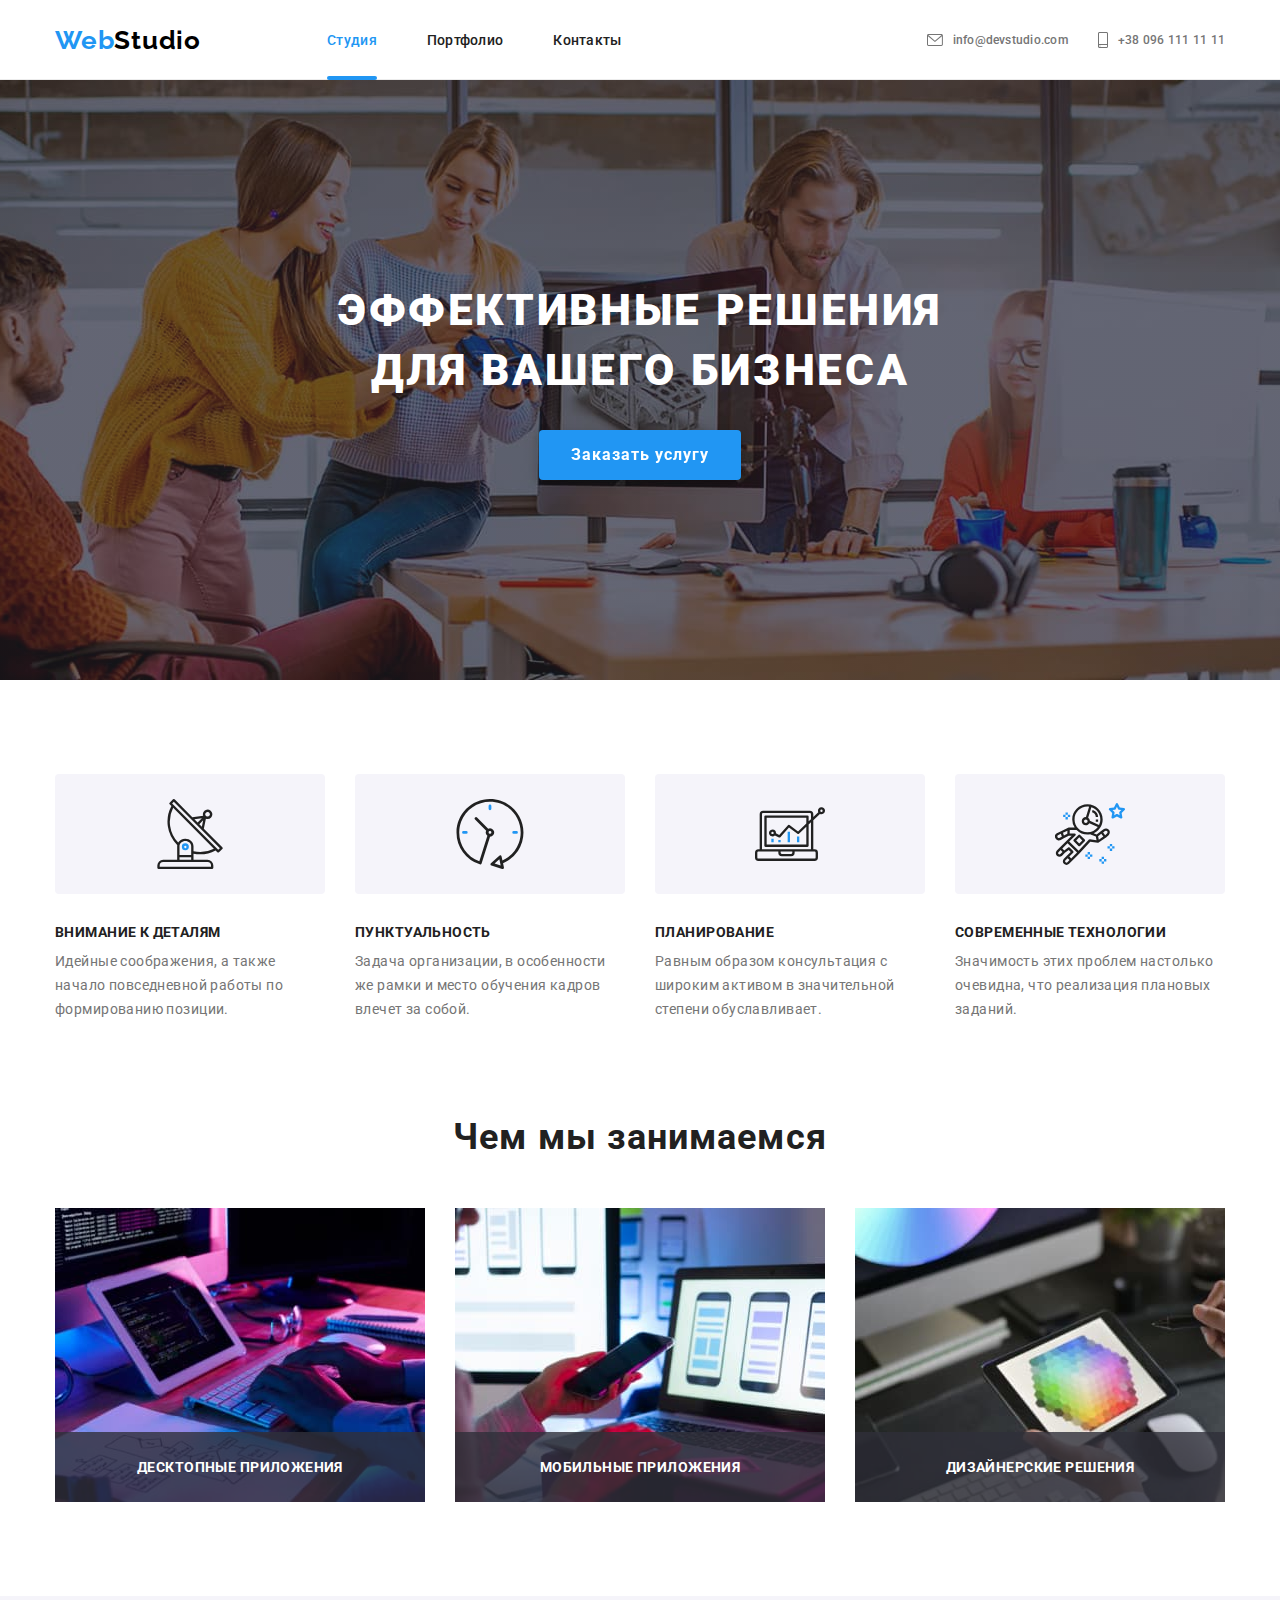
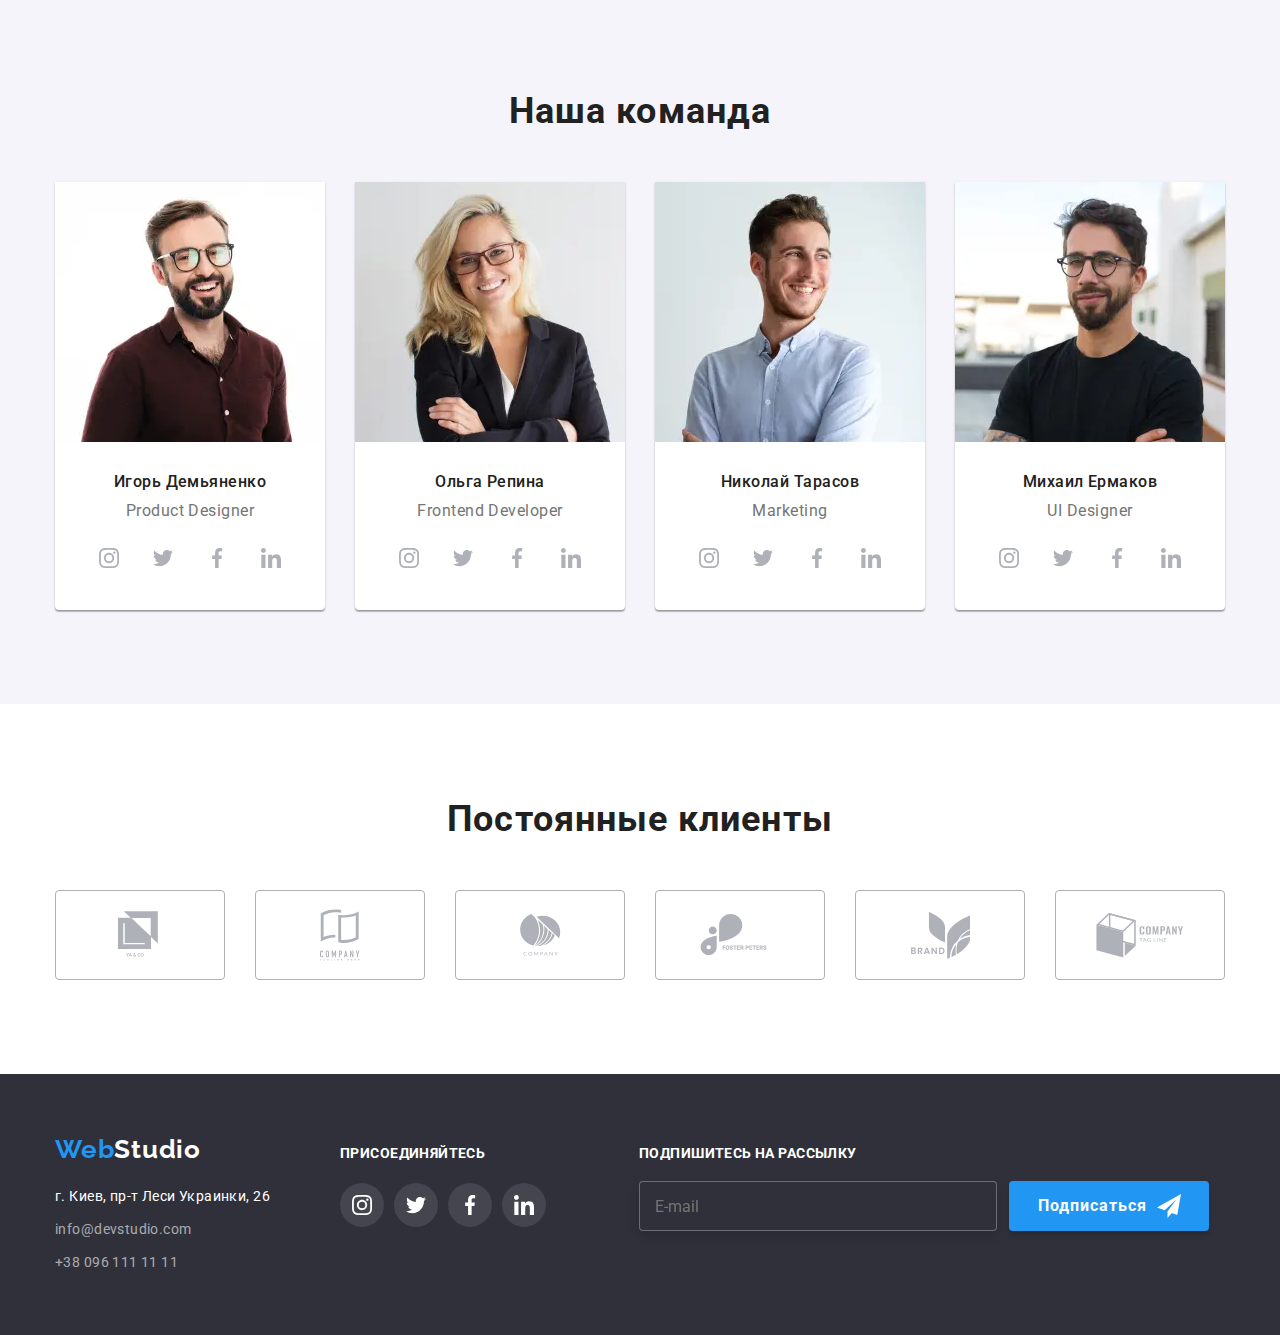
<file: index.html>
<!DOCTYPE html>
<html lang="ru">

<head>
  <meta charset="UTF-8" />
  <meta name="viewport" content="width=device-width, initial-scale=1.0" />
  <title>WebStudio</title>
  <link rel="stylesheet" href="https://cdnjs.cloudflare.com/ajax/libs/modern-normalize/1.0.0/modern-normalize.css" />
  <link href="https://fonts.googleapis.com/css2?family=Raleway:wght@700&family=Roboto:wght@400;500;700;900&display=swap"
    rel="stylesheet" />
  <link rel="stylesheet" href="./css/main.min.css">

</head>

<body>
  <header>
    <div class="header-wrapper">
      <div class="container header">
        <nav class="site-nav">
          <a class="logo link" href="./index.html" lang="en">Web<span class="logo-in-header">Studio</span></a>
          <button class="menu-button" type="button" aria-controls="menu-container" aria-expanded="false"
            aria-label="Переключатель мобильного меню" data-menu-button>
            <svg width="40" height="40">
              <use class="icon-cross" href="./image/symbol-defs-opt.svg#burger-menu-close"></use>
              <use class="icon-menu" href="./image/symbol-defs-opt.svg#burger-menu"></use>
            </svg>
          </button>
          <div class="menu-container" id="menu-container" data-menu>
            <ul class="list nav-list">
              <li class="nav-list__item">
                <a class="navigation-link link current" href="./index.html">Студия</a>
              </li>
              <li class="nav-list__item">
                <a class="navigation-link link" href="./portfolio.html">Портфолио</a>
              </li>
              <li class="nav-list__item">
                <a class="navigation-link link" href="...">Контакты</a>
              </li>
            </ul>
            <ul class="list header-contacts-list">
              <li class="header-contacts-item">
                <a class="header-contacts mail link" href="mailto:info@devstudio.com"><svg class="icon-mail"
                    width="16px" height="12px">
                    <use href="./image/symbol-defs-opt.svg#mail"></use>
                  </svg>info@devstudio.com</a>
              </li>
              <li class="header-contacts-item">
                <a class="header-contacts smartphone link" href="tel:+380961111111"><svg class="icon-smartphone"
                    width="10px" height="16px">
                    <use href="./image/symbol-defs-opt.svg#smartphone"></use>
                  </svg>+38 096 111 11 11</a>
              </li>
            </ul>
          </div>
        </nav>
      </div>
    </div>
  </header>
  <main>
    <!--Hero-->
    <section class="hero-section">
      <h1 class="hero">
        Эффективные решения <br />
        для вашего бизнеса
      </h1>
      <button class="button order" type="button" data-modal-open>Заказать услугу</button>
    </section>
    <!--List of benefits-->
    <section class="benefits-section">
      <div class="container">
        <h2 class="visually-hidden">Список преимуществ</h2>
        <ul class="list benefits-list">
          <li class="benefits-items antenna">
            <div class="benefits-icon-bg">
              <svg class="benefits-icon">
                <use href="./image/symbol-defs-opt.svg#antenna"></use>
              </svg>
            </div>
            <h3 class="benefits-title">Внимание к деталям</h3>
            <p class="benefits-description">
              Идейные соображения, а также начало повседневной работы по
              формированию позиции.
            </p>
          </li>
          <li class="benefits-items clock">
            <div class="benefits-icon-bg">
              <svg class="benefits-icon">
                <use href="./image/symbol-defs-opt.svg#clock"></use>
              </svg>
            </div>
            <h3 class="benefits-title">Пунктуальность</h3>
            <p class="benefits-description">
              Задача организации, в особенности же рамки и место обучения
              кадров влечет за собой.
            </p>
          </li>
          <li class="benefits-items diagram">
            <div class="benefits-icon-bg">
              <svg class="benefits-icon">
                <use href="./image/symbol-defs-opt.svg#diagram"></use>
              </svg>
            </div>
            <h3 class="benefits-title">Планирование</h3>
            <p class="benefits-description">
              Равным образом консультация с широким активом в значительной
              степени обуславливает.
            </p>
          </li>
          <li class="benefits-items astronaut">
            <div class="benefits-icon-bg">
              <svg class="benefits-icon">
                <use href="./image/symbol-defs-opt.svg#astronaut"></use>
              </svg>
            </div>
            <h3 class="benefits-title">Современные технологии</h3>
            <p class="benefits-description">
              Значимость этих проблем настолько очевидна, что реализация
              плановых заданий.
            </p>
          </li>
        </ul>
      </div>
    </section>
    <!--Services-->
    <section class="services-section">
      <div class="container">
        <h2 class="services-title">Чем мы занимаемся</h2>
        <ul class="list services-list">
          <li class="services-item">
            <picture>
              <source srcset="./image/services/service1-370.jpg 1x, ./image/services/service1-370@2x.jpg 2x">
              <img src="./image/services/service1-370.jpg" alt="Десктопные приложения" width="370" height="294" />
            </picture>
            <b class="servises-description">ДЕСКТОПНЫЕ ПРИЛОЖЕНИЯ</b>
          </li>
          <li class="services-item">
            <picture>
              <source srcset="./image/services/service2-370.jpg 1x, ./image/services/service2-370@2x.jpg 2x">
              <img src="./image/services/service2-370.jpg" alt="Мобильные приложения" width="370" height="294" />
            </picture>
            <b class="servises-description">МОБИЛЬНЫЕ ПРИЛОЖЕНИЯ</b>
          </li>
          <li class="services-item">
            <picture>
              <source srcset="./image/services/service3-370.jpg 1x, ./image/services/service3-370@2x.jpg 2x">
              <img src="./image/services/service3-370.jpg" alt="Дизайнерские решения" width="370" height="294" />
            </picture>
            <b class="servises-description">ДИЗАЙНЕРСКИЕ РЕШЕНИЯ</b>
          </li>
        </ul>
      </div>
    </section>
    <!--Our team-->
    <section class="team-section">
      <div class="container">
        <h2 class="team-title">Наша команда</h2>
        <ul class="list team-list">
          <li class="team-item">
            <picture>
              <source srcset="./image/team/team1-270.webp 1x, ./image/team/team1-270@2x.webp 2x" type="image/webp"
                media="(min-width: 1200px)">
              <source srcset="./image/team/team1-270.jpg 1x, ./image/team/team1-270@2x.jpg 2x"
                media="(min-width: 1200px)">
              <source srcset="./image/team/team1-354.webp 1x, ./image/team/team1-354@2x.webp 2x" type="image/webp"
                media="(min-width: 768px)">
              <source srcset="./image/team/team1-354.jpg 1x, ./image/team/team1-354@2x.jpg 2x"
                media="(min-width: 768px)">
              <source srcset="./image/team/team1-450.webp 1x, ./image/team/team1-450@2x.webp 2x" type="image/webp"
                media="(min-width: 320px)">
              <source srcset="./image/team/team1-450.jpg 1x, ./image/team/team1-450@2x.jpg 2x"
                media="(min-width: 320px)">
              <img class="team-img" src="./image/team/team1-450.jpg" alt="фотография Игоря Демьяненко" />
            </picture>
            <div class="team-description">
              <h3 class="employee">Игорь Демьяненко</h3>
              <p class="position" lang="en">Product Designer</p>
              <ul class="social-list list">
                <li class="social-item">
                  <a class="social-link" href=""><svg class="social-icon">
                      <use href="./image/symbol-defs-opt.svg#instagram"></use>
                    </svg></a>
                </li>
                <li class="social-item">
                  <a class="social-link" href=""><svg class="social-icon">
                      <use href="./image/symbol-defs-opt.svg#twitter"></use>
                    </svg></a>
                </li>
                <li class="social-item">
                  <a class="social-link" href=""><svg class="social-icon">
                      <use href="./image/symbol-defs-opt.svg#facebook"></use>
                    </svg></a>
                </li>
                <li class="social-item">
                  <a class="social-link" href=""><svg class="social-icon">
                      <use href="./image/symbol-defs-opt.svg#linkedin"></use>
                    </svg></a>
                </li>
              </ul>
            </div>
          </li>
          <li class="team-item">
            <picture>
              <source srcset="./image/team/team2-270.webp 1x, ./image/team/team2-270@2x.webp 2x" type="image/webp"
                media="(min-width: 1200px)">
              <source srcset="./image/team/team2-270.jpg 1x, ./image/team/team2-270@2x.jpg 2x"
                media="(min-width: 1200px)">
              <source srcset="./image/team/team2-354.webp 1x, ./image/team/team2-354@2x.webp 2x" type="image/webp"
                media="(min-width: 768px)">
              <source srcset="./image/team/team2-354.jpg 1x, ./image/team/team2-354@2x.jpg 2x"
                media="(min-width: 768px)">
              <source srcset="./image/team/team2-450.webp 1x, ./image/team/team2-450@2x.webp 2x" type="image/webp"
                media="(min-width: 320px)">
              <source srcset="./image/team/team2-450.jpg 1x, ./image/team/team2-450@2x.jpg 2x"
                media="(min-width: 320px)">
              <img class="team-img" src="./image/team/team2-450.jpg" alt="фотография Ольги Репиной" />
            </picture>

            <div class="team-description">
              <h3 class="employee">Ольга Репина</h3>
              <p class="position" lang="en">Frontend Developer</p>
              <ul class="social-list list">
                <li class="social-item">
                  <a class="social-link" href=""><svg class="social-icon">
                      <use href="./image/symbol-defs-opt.svg#instagram"></use>
                    </svg></a>
                </li>
                <li class="social-item">
                  <a class="social-link" href=""><svg class="social-icon">
                      <use href="./image/symbol-defs-opt.svg#twitter"></use>
                    </svg></a>
                </li>
                <li class="social-item">
                  <a class="social-link" href=""><svg class="social-icon">
                      <use href="./image/symbol-defs-opt.svg#facebook"></use>
                    </svg></a>
                </li>
                <li class="social-item">
                  <a class="social-link" href=""><svg class="social-icon">
                      <use href="./image/symbol-defs-opt.svg#linkedin"></use>
                    </svg></a>
                </li>
              </ul>
            </div>
          </li>
          <li class="team-item">
            <picture>
              <source srcset="./image/team/team3-270.webp 1x, ./image/team/team3-270@2x.webp 2x" type="image/webp"
                media="(min-width: 1200px)">
              <source srcset="./image/team/team3-270.jpg 1x, ./image/team/team3-270@2x.jpg 2x"
                media="(min-width: 1200px)">
              <source srcset="./image/team/team3-354.webp 1x, ./image/team/team3-354@2x.webp 2x" type="image/webp"
                media="(min-width: 768px)">
              <source srcset="./image/team/team3-354.jpg 1x, ./image/team/team3-354@2x.jpg 2x"
                media="(min-width: 768px)">
              <source srcset="./image/team/team3-450.webp 1x, ./image/team/team3-450@2x.webp 2x" type="image/webp"
                media="(min-width: 320px)">
              <source srcset="./image/team/team3-450.jpg 1x, ./image/team/team3-450@2x.jpg 2x"
                media="(min-width: 320px)">
              <img class="team-img" src="./image/team/team3-450.jpg" alt="фотография Николая Тарасова" />
            </picture>


            <div class="team-description">
              <h3 class="employee">Николай Тарасов</h3>
              <p class="position" lang="en">Marketing</p>
              <ul class="social-list list">
                <li class="social-item">
                  <a class="social-link" href=""><svg class="social-icon">
                      <use href="./image/symbol-defs-opt.svg#instagram"></use>
                    </svg></a>
                </li>
                <li class="social-item">
                  <a class="social-link" href=""><svg class="social-icon">
                      <use href="./image/symbol-defs-opt.svg#twitter"></use>
                    </svg></a>
                </li>
                <li class="social-item">
                  <a class="social-link" href=""><svg class="social-icon">
                      <use href="./image/symbol-defs-opt.svg#facebook"></use>
                    </svg></a>
                </li>
                <li class="social-item">
                  <a class="social-link" href=""><svg class="social-icon">
                      <use href="./image/symbol-defs-opt.svg#linkedin"></use>
                    </svg></a>
                </li>
              </ul>
            </div>
          </li>
          <li class="team-item">
            <picture>
              <source srcset="./image/team/team4-270.webp 1x, ./image/team/team4-270@2x.webp 2x" type="image/webp"
                media="(min-width: 1200px)">
              <source srcset="./image/team/team4-270.jpg 1x, ./image/team/team4-270@2x.jpg 2x"
                media="(min-width: 1200px)">
              <source srcset="./image/team/team4-354.webp 1x, ./image/team/team4-354@2x.webp 2x" type="image/webp"
                media="(min-width: 768px)">
              <source srcset="./image/team/team4-354.jpg 1x, ./image/team/team4-354@2x.jpg 2x"
                media="(min-width: 768px)">
              <source srcset="./image/team/team4-450.webp 1x, ./image/team/team4-450@2x.webp 2x" type="image/webp"
                media="(min-width: 320px)">
              <source srcset="./image/team/team4-450.jpg 1x, ./image/team/team4-450@2x.jpg 2x"
                media="(min-width: 320px)">
              <img class="team-img" src="./image/team/team4-450.jpg" alt="фотография Михаила Ермакова" />
            </picture>
            <div class="team-description">
              <h3 class="employee">Михаил Ермаков</h3>
              <p class="position" lang="en">UI Designer</p>
              <ul class="social-list list">
                <li class="social-item">
                  <a class="social-link" href=""><svg class="social-icon">
                      <use href="./image/symbol-defs-opt.svg#instagram"></use>
                    </svg></a>
                </li>
                <li class="social-item">
                  <a class="social-link" href=""><svg class="social-icon">
                      <use href="./image/symbol-defs-opt.svg#twitter"></use>
                    </svg></a>
                </li>
                <li class="social-item">
                  <a class="social-link" href=""><svg class="social-icon">
                      <use href="./image/symbol-defs-opt.svg#facebook"></use>
                    </svg></a>
                </li>
                <li class="social-item">
                  <a class="social-link" href=""><svg class="social-icon">
                      <use href="./image/symbol-defs-opt.svg#linkedin"></use>
                    </svg></a>
                </li>
              </ul>
            </div>
          </li>
        </ul>
      </div>
    </section>
    <!--Our clients-->
    <section class="clients-section">
      <div class="container">
        <h2 class="clients-title">Постоянные клиенты</h2>
        <ul class="clients-list list">
          <li class="clients-item"><a class="clients-link" href=""><svg class="client-icon" width="44" height="49">
                <use href="./image/symbol-defs-opt.svg#logo-1"></use>
              </svg></a></li>
          <li class="clients-item"><a class="clients-link" href=""><svg class="client-icon" width="40" height="52">
                <use href="./image/symbol-defs-opt.svg#logo-2"></use>
              </svg></a></li>
          <li class="clients-item"><a class="clients-link" href=""><svg class="client-icon" width="41" height="42">
                <use href="./image/symbol-defs-opt.svg#logo-3"></use>
              </svg></a></li>
          <li class="clients-item"><a class="clients-link" href=""><svg class="client-icon" width="80" height="42">
                <use href="./image/symbol-defs-opt.svg#logo-4"></use>
              </svg></a></li>
          <li class="clients-item"><a class="clients-link" href=""><svg class="client-icon" width=59 height="47">
                <use href="./image/symbol-defs-opt.svg#logo-5"></use>
              </svg></a></li>
          <li class="clients-item"><a class="clients-link" href=""><svg class="client-icon" width="88" height="45">
                <use href="./image/symbol-defs-opt.svg#logo-6"></use>
              </svg></a></li>
        </ul>
      </div>
    </section>
  </main>
  <!--Footer-->
  <footer class="footer">
    <div class="container footer-container">
      <div class="footer-wraper">
        <div class="footer-adress-container">
          <a class="logo link" href="./index.html" lang="en">Web<span class="logo-in-footer">Studio</span></a>
          <address class="adress">
            <p class="company-adress">г. Киев, пр-т Леси Украинки, 26</p>
            <a class="footer-contacts link" href="mailto:info@devstudio.com">info@devstudio.com</a>
            <a class="footer-contacts link" href="tel:+380961111111">+38 096 111 11 11</a>
          </address>
        </div>
        <div class="footer-social-container">
          <b class="join">Присоединяйтесь</b>
          <ul class="footer-social-list list">
            <li class="social-item">
              <a class="social-link infooter" href=""><svg class="social-icon">
                  <use href="./image/symbol-defs-opt.svg#instagram"></use>
                </svg></a>
            </li>
            <li class="social-item">
              <a class="social-link infooter" href=""><svg class="social-icon">
                  <use href="./image/symbol-defs-opt.svg#twitter"></use>
                </svg></a>
            </li>
            <li class="social-item">
              <a class="social-link infooter" href=""><svg class="social-icon">
                  <use href="./image/symbol-defs-opt.svg#facebook"></use>
                </svg></a>
            </li>
            <li class="social-item">
              <a class="social-link infooter" href=""><svg class="social-icon">
                  <use href="./image/symbol-defs-opt.svg#linkedin"></use>
                </svg></a>
            </li>
          </ul>
        </div>
      </div>
      <form class="footer-form">
        <b class="subscripe-capture">Подпишитесь на рассылку</b>
        <div class="input-container">
          <input type="email" placeholder="E-mail" class="subscripe-input">
          <button type="submit" class="subcripe-button button">
            Подписаться<svg class="send-icon" width="24px" height="24px">
              <use href="./image/symbol-defs-opt.svg#icon-send"></use>
            </svg></button></div>
      </form>
    </div>
  </footer>
  <!--Modal-->
  <div class="backdrop is-hidden" data-modal>
    <div class="modal">
      <button type="button" class="close-button" data-modal-close>
        <svg class="close-icon" width="18px" height="18px">
          <use href=./image/symbol-defs-opt.svg#close-black-18dp></use>
        </svg>
      </button>
      <b class="contact-form-capture">Оставьте свои данные, мы вам перезвоним</b>
      <form class="contact-form">
        <!--Name-->
        <label class="input-label">
          <span class="input-capture">Имя</span>
          <span class="input-wraper">
            <input type="text" name="name" minlength="2" class="input-field">
            <svg width="18px" height="18px" class="contact-form-icon">
              <use href=./image/symbol-defs-opt.svg#person-black-18dp></use>
            </svg>
          </span>
        </label>
        <!--Tel-->
        <label class="input-label">
          <span class="input-capture">Телефон</span>
          <span class="input-wraper"><input type="tel" name="tel" class="input-field">
            <svg width="18px" height="18px" class="contact-form-icon">
              <use href=./image/symbol-defs-opt.svg#phone-black-18dp></use>
            </svg></span>
        </label>
        <!--Email-->
        <label class="input-label">
          <span class="input-capture">Почта</span>
          <span class="input-wraper"><input type="email" name="email" class="input-field">
            <svg width="18px" height="18px" class="contact-form-icon">
              <use href=./image/symbol-defs-opt.svg#email-black-18dp></use>
            </svg></span>
        </label>
        <!--Comment-->
        <div class="comment-wraper">
          <span class="input-capture">Комментарий</span>
          <textarea name="comment" rows="5" placeholder="Введите текст" class="comment-field"></textarea>
        </div>
        <!--Agreement-->
        <input type="checkbox" name="agreement" id="agreement-checkbox" class="checkbox">
        <label for="agreement-checkbox" class="agreement-wrapper">
          <span class="agreement-capture">Соглашаюсь с рассылкой и принимаю</span>&nbsp;<a class="agreement-link"
            href="">Условия договора</a>
        </label>
        <!--Submit-button-->
        <button type="submit" class="button submit-bt">Отправить</button>
      </form>
    </div>
  </div>
  <script src="./js/modal.js"></script>
  <script src="./js/menu.js"></script>
</body>

</html>
</file>
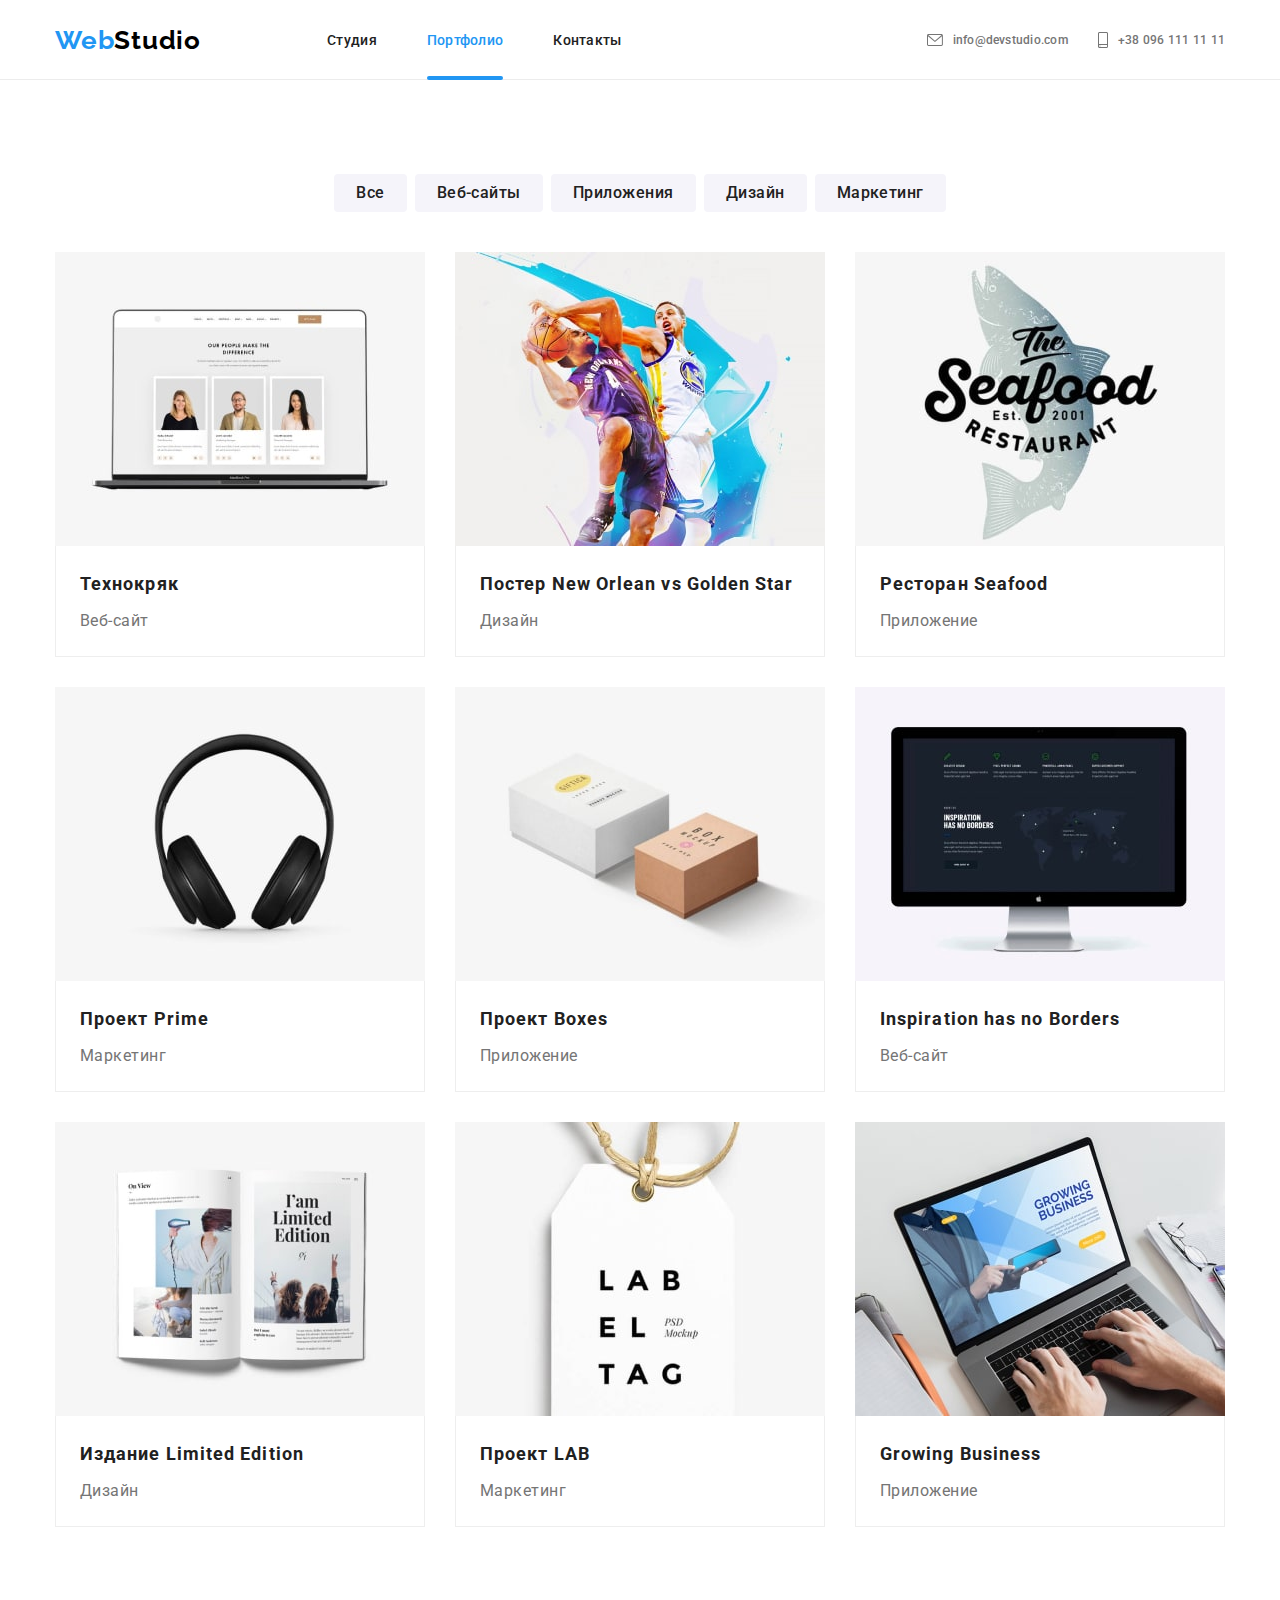
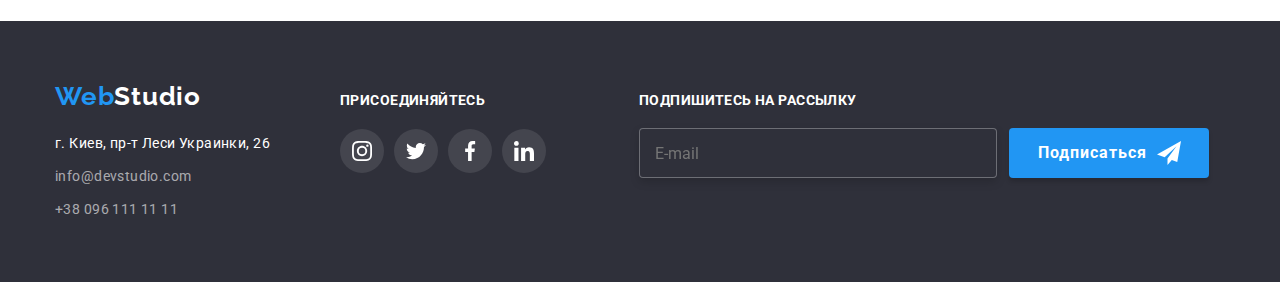
<file: portfolio.html>
<!DOCTYPE html>
<html lang="ru">

<head>
  <meta charset="UTF-8" />
  <meta name="viewport" content="width=device-width, initial-scale=1.0" />
  <title>WebStudio</title>
  <link rel="stylesheet" href=" https://cdnjs.cloudflare.com/ajax/libs/modern-normalize/1.0.0/modern-normalize.css" />
  <link href="https://fonts.googleapis.com/css2?family=Raleway:wght@700&family=Roboto:wght@400;500;700;900&display=swap"
    rel="stylesheet" />
  <link rel="stylesheet" href="./css/portfolio.min.css" />
</head>

<body>
  <header>
    <div class="header-wrapper">
      <div class="container header">
        <nav class="site-nav">
          <a class="logo link" href="./index.html" lang="en">Web<span class="logo-in-header">Studio</span></a>
          <button class="menu-button" type="button" aria-controls="menu-container" aria-expanded="false"
            aria-label="Переключатель мобильного меню" data-menu-button>
            <svg width="40" height="40">
              <use class="icon-cross" href="./image/symbol-defs-opt.svg#burger-menu-close"></use>
              <use class="icon-menu" href="./image/symbol-defs-opt.svg#burger-menu"></use>
            </svg>
          </button>
          <div class="menu-container" id="menu-container" data-menu>
            <ul class="list nav-list">
              <li class="nav-list__item">
                <a class="navigation-link link" href="./index.html">Студия</a>
              </li>
              <li class="nav-list__item">
                <a class="navigation-link link current" href="./portfolio.html">Портфолио</a>
              </li>
              <li class="nav-list__item">
                <a class="navigation-link link" href="...">Контакты</a>
              </li>
            </ul>
            <ul class="list header-contacts-list">
              <li class="header-contacts-item">
                <a class="header-contacts mail link" href="mailto:info@devstudio.com"><svg class="icon-mail"
                    width="16px" height="12px">
                    <use href="./image/symbol-defs-opt.svg#mail"></use>
                  </svg>info@devstudio.com</a>
              </li>
              <li class="header-contacts-item">
                <a class="header-contacts smartphone link" href="tel:+380961111111"><svg class="icon-smartphone"
                    width="10px" height="16px">
                    <use href="./image/symbol-defs-opt.svg#smartphone"></use>
                  </svg>+38 096 111 11 11</a>
              </li>
            </ul>
          </div>
        </nav>
      </div>
    </div>
  </header>
  <main>
    <section class="container portfolio">
      <h1 hidden>Наши работы</h1>
      <!--Filter-->
      <ul class="list filt-but-list">
        <li class="filter-item">
          <button class="filter-button" type="button">Все</button>
        </li>
        <li class="filter-item">
          <button class="filter-button" type="button">Веб-сайты</button>
        </li>
        <li class="filter-item">
          <button class="filter-button" type="button">Приложения</button>
        </li>
        <li class="filter-item">
          <button class="filter-button" type="button">Дизайн</button>
        </li>
        <li class="filter-item">
          <button class="filter-button" type="button">Маркетинг</button>
        </li>
      </ul>
      <!--Work list-->
      <ul class="list work-list">
        <li class="work-list-item">
          <a class="work-list-link link" href="">
            <div class="image-container">
              <picture>
                <source srcset="./image/portfolio/project1-370-min.jpg 1x, ./image/portfolio/project1-370@2x-min.jpg 2x"
                  media="(min-width: 1200px)">
                <source srcset="./image/portfolio/project1-370.webp 1x, ./image/portfolio/project1-370_2x.webp 2x"
                  media="(min-width: 1200px)" type="image/webp">
                <source srcset="./image/portfolio/project1-354-min.jpg 1x, ./image/portfolio/project1-354@2x-min.jpg 2x"
                  media="(min-width: 768px)">
                <source srcset="./image/portfolio/project1-354.webp 1x, ./image/portfolio/project1-354_2x.webp 2x"
                  media="(min-width: 768px)" type="image/webp">
                <source srcset="./image/portfolio/project1-450-min.jpg 1x, ./image/portfolio/project1-450@2x-min.jpg 2x"
                  media="(min-width: 320px)">
                <source srcset="./image/portfolio/project1-450.webp 1x, ./image/portfolio/project1-450_2x.webp 2x"
                  media="(min-width: 320px)" type="image/webp">
                <img src="./image/portfolio/project1-354-min.jpg" alt="Открытый сайт на экране ноутбука" />
              </picture>
              <p class="projekt-description">
                Технокряк это современная площадка распространения
                коронавируса. Компании используют эту платформу для цифрового
                шпионажа и атак на защищённые сервера конкурентов.
              </p>
            </div>
            <div class="work-discription">
              <h2 class="project-name">Технокряк</h2>
              <p class="project-type">Веб-сайт</p>
            </div>
          </a>
        </li>
        <li class="work-list-item">
          <a class="work-list-link link" href="">
            <div class="image-container">
              <picture>
                <source srcset="./image/portfolio/project2-370-min.jpg 1x, ./image/portfolio/project2-370@2x-min.jpg 2x"
                  media="(min-width: 1200px)">
                <source srcset="./image/portfolio/project2-370.webp 1x, ./image/portfolio/project2-370_2x.webp 2x"
                  media="(min-width: 1200px)" type="image/webp">
                <source srcset="./image/portfolio/project2-354-min.jpg 1x, ./image/portfolio/project2-354@2x-min.jpg 2x"
                  media="(min-width: 768px)">
                <source srcset="./image/portfolio/project2-354.webp 1x, ./image/portfolio/project2-354_2x.webp 2x"
                  media="(min-width: 768px)" type="image/webp">
                <source srcset="./image/portfolio/project2-450-min.jpg 1x, ./image/portfolio/project2-450@2x-min.jpg 2x"
                  media="(min-width: 320px)">
                <source srcset="./image/portfolio/project2-450.webp 1x, ./image/portfolio/project2-450_2x.webp 2x"
                  media="(min-width: 320px)" type="image/webp">
                <img src="./image/portfolio/project2-354-min.jpg" alt="Два баскетболиста в прыжке" />
              </picture>
              <p class="projekt-description">
                Технокряк это современная площадка распространения
                коронавируса. Компании используют эту платформу для цифрового
                шпионажа и атак на защищённые сервера конкурентов.
              </p>
            </div>
            <div class="work-discription">
              <h2 class="project-name">
                Постер <span lang="en">New Orlean vs Golden Star</span>
              </h2>
              <p class="project-type">Дизайн</p>
            </div>
          </a>
        </li>
        <li class="work-list-item">
          <a class="work-list-link link" href="">
            <div class="image-container">
              <picture>
                <source srcset="./image/portfolio/project3-370-min.jpg 1x, ./image/portfolio/project3-370@2x-min.jpg 2x"
                  media="(min-width: 1200px)">
                <source srcset="./image/portfolio/project3-370.webp 1x, ./image/portfolio/project3-370_2x.webp 2x"
                  media="(min-width: 1200px)" type="image/webp">
                <source srcset="./image/portfolio/project3-354-min.jpg 1x, ./image/portfolio/project3-354@2x-min.jpg 2x"
                  media="(min-width: 768px)">
                <source srcset="./image/portfolio/project3-354.webp 1x, ./image/portfolio/project3-354_2x.webp 2x"
                  media="(min-width: 768px)" type="image/webp">
                <source srcset="./image/portfolio/project3-450-min.jpg 1x, ./image/portfolio/project3-450@2x-min.jpg 2x"
                  media="(min-width: 320px)">
                <source srcset="./image/portfolio/project3-450.webp 1x, ./image/portfolio/project3-450_2x.webp 2x"
                  media="(min-width: 320px)" type="image/webp">
                <img src="./image/portfolio/project3-354-min.jpg" alt="лого ресторана Seafood" />
              </picture>
              <p class="projekt-description">
                Технокряк это современная площадка распространения
                коронавируса. Компании используют эту платформу для цифрового
                шпионажа и атак на защищённые сервера конкурентов.
              </p>
            </div>
            <div class="work-discription">
              <h2 class="project-name">
                Ресторан <span lang="en">Seafood</span>
              </h2>
              <p class="project-type">Приложение</p>
            </div>
          </a>
        </li>
        <li class="work-list-item">
          <a class="work-list-link link" href="">
            <div class="image-container">
              <picture>
                <source srcset="./image/portfolio/project4-370-min.jpg 1x, ./image/portfolio/project4-370@2x-min.jpg 2x"
                  media="(min-width: 1200px)">
                <source srcset="./image/portfolio/project4-370.webp 1x, ./image/portfolio/project4-370_2x.webp 2x"
                  media="(min-width: 1200px)" type="image/webp">
                <source srcset="./image/portfolio/project4-354-min.jpg 1x, ./image/portfolio/project4-354@2x-min.jpg 2x"
                  media="(min-width: 768px)">
                <source srcset="./image/portfolio/project4-354.webp 1x, ./image/portfolio/project4-354_2x.webp 2x"
                  media="(min-width: 768px)" type="image/webp">
                <source srcset="./image/portfolio/project4-450-min.jpg 1x, ./image/portfolio/project4-450@2x-min.jpg 2x"
                  media="(min-width: 320px)">
                <source srcset="./image/portfolio/project4-450.webp 1x, ./image/portfolio/project4-450_2x.webp 2x"
                  media="(min-width: 320px)" type="image/webp">
                <img src="./image/portfolio/project4-354-min.jpg" alt="наушники" />
              </picture>
              <p class="projekt-description">
                Технокряк это современная площадка распространения
                коронавируса. Компании используют эту платформу для цифрового
                шпионажа и атак на защищённые сервера конкурентов.
              </p>
            </div>
            <div class="work-discription">
              <h2 class="project-name">
                Проект <span lang="en">Prime</span>
              </h2>
              <p class="project-type">Маркетинг</p>
            </div>
          </a>
        </li>
        <li class="work-list-item">
          <a class="work-list-link link" href="">
            <div class="image-container">
              <picture>
                <source srcset="./image/portfolio/project5-370-min.jpg 1x, ./image/portfolio/project5-370@2x-min.jpg 2x"
                  media="(min-width: 1200px)">
                <source srcset="./image/portfolio/project5-370.webp 1x, ./image/portfolio/project5-370_2x.webp 2x"
                  media="(min-width: 1200px)" type="image/webp">
                <source srcset="./image/portfolio/project5-354-min.jpg 1x, ./image/portfolio/project5-354@2x-min.jpg 2x"
                  media="(min-width: 768px)">
                <source srcset="./image/portfolio/project5-354.webp 1x, ./image/portfolio/project5-354_2x.webp 2x"
                  media="(min-width: 768px)" type="image/webp">
                <source srcset="./image/portfolio/project5-450-min.jpg 1x, ./image/portfolio/project5-450@2x-min.jpg 2x"
                  media="(min-width: 320px)">
                <source srcset="./image/portfolio/project5-450.webp 1x, ./image/portfolio/project5-450_2x.webp 2x"
                  media="(min-width: 320px)" type="image/webp">
                <img src="./image/portfolio/project5-354-min.jpg" alt="Две коробочки" />
              </picture>
              <p class="projekt-description">
                Технокряк это современная площадка распространения
                коронавируса. Компании используют эту платформу для цифрового
                шпионажа и атак на защищённые сервера конкурентов.
              </p>
            </div>
            <div class="work-discription">
              <h2 class="project-name">Проект <span>Boxes</span></h2>
              <p class="project-type">Приложение</p>
            </div>
          </a>
        </li>
        <li class="work-list-item">
          <a class="work-list-link link" href="">
            <div class="image-container">
              <picture>
                <source srcset="./image/portfolio/project6-370-min.jpg 1x, ./image/portfolio/project6-370@2x-min.jpg 2x"
                  media="(min-width: 1200px)">
                <source srcset="./image/portfolio/project6-370.webp 1x, ./image/portfolio/project6-370_2x.webp 2x"
                  media="(min-width: 1200px)" type="image/webp">
                <source srcset="./image/portfolio/project6-354-min.jpg 1x, ./image/portfolio/project6-354@2x-min.jpg 2x"
                  media="(min-width: 768px)">
                <source srcset="./image/portfolio/project6-354.webp 1x, ./image/portfolio/project6-354_2x.webp 2x"
                  media="(min-width: 768px)" type="image/webp">
                <source srcset="./image/portfolio/project6-450-min.jpg 1x, ./image/portfolio/project6-450@2x-min.jpg 2x"
                  media="(min-width: 320px)">
                <source srcset="./image/portfolio/project6-450.webp 1x, ./image/portfolio/project6-450_2x.webp 2x"
                  media="(min-width: 320px)" type="image/webp">
                <img src="./image/portfolio/project6-354-min.jpg" alt="iMac" />
              </picture>
              <p class="projekt-description">
                Технокряк это современная площадка распространения
                коронавируса. Компании используют эту платформу для цифрового
                шпионажа и атак на защищённые сервера конкурентов.
              </p>
            </div>
            <div class="work-discription">
              <h2 class="project-name" lang="en">
                Inspiration has no Borders
              </h2>
              <p class="project-type">Веб-сайт</p>
            </div>
          </a>
        </li>
        <li class="work-list-item">
          <a class="work-list-link link" href="">
            <div class="image-container">
              <picture>
                <source srcset="./image/portfolio/project7-370-min.jpg 1x, ./image/portfolio/project7-370@2x-min.jpg 2x"
                  media="(min-width: 1200px)">
                <source srcset="./image/portfolio/project7-370.webp 1x, ./image/portfolio/project7-370_2x.webp 2x"
                  media="(min-width: 1200px)" type="image/webp">
                <source srcset="./image/portfolio/project7-354-min.jpg 1x, ./image/portfolio/project7-354@2x-min.jpg 2x"
                  media="(min-width: 768px)">
                <source srcset="./image/portfolio/project7-354.webp 1x, ./image/portfolio/project7-354_2x.webp 2x"
                  media="(min-width: 768px)" type="image/webp">
                <source srcset="./image/portfolio/project7-450-min.jpg 1x, ./image/portfolio/project7-450@2x-min.jpg 2x"
                  media="(min-width: 320px)">
                <source srcset="./image/portfolio/project7-450.webp 1x, ./image/portfolio/project7-450_2x.webp 2x"
                  media="(min-width: 320px)" type="image/webp">
                <img src="./image/portfolio/project7-354-min.jpg" alt="Открытый журнал" />
              </picture>
              <p class="projekt-description">
                Технокряк это современная площадка распространения
                коронавируса. Компании используют эту платформу для цифрового
                шпионажа и атак на защищённые сервера конкурентов.
              </p>
            </div>
            <div class="work-discription">
              <h2 class="project-name">
                Издание <span lang="en">Limited Edition</span>
              </h2>
              <p class="project-type">Дизайн</p>
            </div>
          </a>
        </li>
        <li class="work-list-item">
          <a class="work-list-link link" href="">
            <div class="image-container">
              <picture>
                <source srcset="./image/portfolio/project8-370-min.jpg 1x, ./image/portfolio/project8-370@2x-min.jpg 2x"
                  media="(min-width: 1200px)">
                <source srcset="./image/portfolio/project8-370.webp 1x, ./image/portfolio/project8-370_2x.webp 2x"
                  media="(min-width: 1200px)" type="image/webp">
                <source srcset="./image/portfolio/project8-354-min.jpg 1x, ./image/portfolio/project8-354@2x-min.jpg 2x"
                  media="(min-width: 768px)">
                <source srcset="./image/portfolio/project8-354.webp 1x, ./image/portfolio/project8-354_2x.webp 2x"
                  media="(min-width: 768px)" type="image/webp">
                <source srcset="./image/portfolio/project8-450-min.jpg 1x, ./image/portfolio/project8-450@2x-min.jpg 2x"
                  media="(min-width: 320px)">
                <source srcset="./image/portfolio/project8-450.webp 1x, ./image/portfolio/project8-450_2x.webp 2x"
                  media="(min-width: 320px)" type="image/webp">
                <img src="./image/portfolio/project8-354-min.jpg" alt="Белая бирка с лого" />
              </picture>
              <p class="projekt-description">
                Технокряк это современная площадка распространения
                коронавируса. Компании используют эту платформу для цифрового
                шпионажа и атак на защищённые сервера конкурентов.
              </p>
            </div>
            <div class="work-discription">
              <h2 class="project-name">Проект <span lang="en">LAB</span></h2>
              <p class="project-type">Маркетинг</p>
            </div>
          </a>
        </li>
        <li class="work-list-item">
          <a class="work-list-link link" href="">
            <div class="image-container">
              <picture>
                <source srcset="./image/portfolio/project9-370-min.jpg 1x, ./image/portfolio/project9-370@2x-min.jpg 2x"
                  media="(min-width: 1200px)">
                <source srcset="./image/portfolio/project9-370.webp 1x, ./image/portfolio/project9-370_2x.webp 2x"
                  media="(min-width: 1200px)" type="image/webp">
                <source srcset="./image/portfolio/project9-354-min.jpg 1x, ./image/portfolio/project9-354@2x-min.jpg 2x"
                  media="(min-width: 768px)">
                <source srcset="./image/portfolio/project9-354.webp 1x, ./image/portfolio/project9-354_2x.webp 2x"
                  media="(min-width: 768px)" type="image/webp">
                <source srcset="./image/portfolio/project9-450-min.jpg 1x, ./image/portfolio/project9-450@2x-min.jpg 2x"
                  media="(min-width: 320px)">
                <source srcset="./image/portfolio/project9-450.webp 1x, ./image/portfolio/project9-450_2x.webp 2x"
                  media="(min-width: 320px)" type="image/webp">
                <img src="./image/portfolio/project9-354-min.jpg" alt="Человек печатает на ноутбуке" />
              </picture>
              <p class="projekt-description">
                Технокряк это современная площадка распространения
                коронавируса. Компании используют эту платформу для цифрового
                шпионажа и атак на защищённые сервера конкурентов.
              </p>
            </div>
            <div class="work-discription">
              <h2 class="project-name" lang="en">Growing Business</h2>
              <p class="project-type">Приложение</p>
            </div>
          </a>
        </li>
      </ul>
    </section>
  </main>
  <!--Footer-->
  <footer class="footer">
    <div class="container footer-container">
      <div class="footer-wraper">
        <div class="footer-adress-container">
          <a class="logo link" href="./index.html" lang="en">Web<span class="logo-in-footer">Studio</span></a>
          <address class="adress">
            <p class="company-adress">г. Киев, пр-т Леси Украинки, 26</p>
            <a class="footer-contacts link" href="mailto:info@devstudio.com">info@devstudio.com</a>
            <a class="footer-contacts link" href="tel:+380961111111">+38 096 111 11 11</a>
          </address>
        </div>
        <div class="footer-social-container">
          <b class="join">Присоединяйтесь</b>
          <ul class="footer-social-list list">
            <li class="social-item">
              <a class="social-link infooter" href=""><svg class="social-icon">
                  <use href="./image/symbol-defs-opt.svg#instagram"></use>
                </svg></a>
            </li>
            <li class="social-item">
              <a class="social-link infooter" href=""><svg class="social-icon">
                  <use href="./image/symbol-defs-opt.svg#twitter"></use>
                </svg></a>
            </li>
            <li class="social-item">
              <a class="social-link infooter" href=""><svg class="social-icon">
                  <use href="./image/symbol-defs-opt.svg#facebook"></use>
                </svg></a>
            </li>
            <li class="social-item">
              <a class="social-link infooter" href=""><svg class="social-icon">
                  <use href="./image/symbol-defs-opt.svg#linkedin"></use>
                </svg></a>
            </li>
          </ul>
        </div>
      </div>
      <form class="footer-form">
        <b class="subscripe-capture">Подпишитесь на рассылку</b>
        <div class="input-container">
          <input type="email" placeholder="E-mail" class="subscripe-input">
          <button type="submit" class="subcripe-button button">
            Подписаться<svg class="send-icon" width="24px" height="24px">
              <use href="./image/symbol-defs-opt.svg#icon-send"></use>
            </svg></button></div>
      </form>
    </div>
  </footer>
  <script src="./js/menu.js"></script>
</body>

</html>
</file>
<file: css/main.min.css>
.close-button,.agreement-wrapper,.social-link,.subcripe-button,.benefits-icon-bg,.servises-description,.clients-link{display:flex;align-items:center;justify-content:center}.header-contacts-item{display:flex;align-items:center}.social-list{display:flex;justify-content:center}.visually-hidden{position:absolute !important;clip:rect(1px 1px 1px 1px);clip:rect(1px 1px 1px 1px);padding:0 !important;border:0 !important;height:1px !important;width:1px !important;overflow:hidden}html{box-sizing:border-box}*,*::before,*::after{box-sizing:inherit;margin:0;padding:0}body{font-family:"Roboto",sans-serif;font-style:normal;min-width:480px}img{display:block}input{font-family:inherit}.link{text-decoration:none}.list{list-style:none}.container{margin:0 auto;padding:0 15px}@media screen and (min-width: 480px){.container{width:480px;margin:0 auto}}@media screen and (min-width: 768px){.container{width:768px}}@media screen and (min-width: 1200px){.container{width:1200px}}.container.portfolio{padding-top:60px;padding-bottom:60px}@media screen and (min-width: 1200px){.container.portfolio{padding-top:94px;padding-bottom:94px}}.button{font-weight:700;font-size:16px;line-height:1.875;display:flex;letter-spacing:0.06em;color:#fff;background-color:#2196f3;border:none;border-radius:4px;cursor:pointer;outline-color:#2196f3}.logo{font-family:"Raleway",sans-serif;font-weight:700;font-size:26px;line-height:1.192;letter-spacing:0.03em;color:#2196f3}.logo-in-header{color:#000}.logo-in-footer{color:#fff}.backdrop{position:fixed;top:0;left:0;right:0;bottom:0;opacity:1;visibility:visible;pointer-events:auto;overflow-y:scroll;transition:opacity visibility 250ms cubic-bezier(0.4, 0, 0.2, 1);background:rgba(0,0,0,0.2)}.is-hidden{opacity:0;visibility:hidden;pointer-events:none}.modal{position:absolute;top:50%;left:50%;transition-duration:250ms;transform:translate(-50%, -50%) scale(1);padding:40px;width:450px;height:609px;border-radius:4px;background-color:#fff;box-shadow:0px 1px 3px rgba(0,0,0,0.12),0px 1px 1px rgba(0,0,0,0.14),0px 2px 1px rgba(0,0,0,0.2)}.backdrop.is-hidden .modal{transform:translate(-50%, -50%) scale(1.5)}@media screen and (min-width: 1200px){.modal{width:528px;height:581px}}.close-button{position:absolute;top:8px;right:8px;width:30px;height:30px;cursor:pointer;background:#ffffff;border:1px solid rgba(0,0,0,0.1);border-radius:50%;outline:inherit}.close-icon{fill:#212121}.close-button:hover .close-icon,.close-button:focus .close-icon{fill:#2196f3;outline-color:rgba(0,0,0,0.1)}.contact-form-capture{display:block;width:100%;margin-bottom:12px;font-family:"Roboto",sans-serif;font-weight:700;font-size:20px;line-height:1.15;text-align:center;letter-spacing:0.03em;color:#212121}.input-capture{display:inline-block;margin-bottom:4px;font-family:"Roboto",sans-serif;font-weight:400;font-size:12px;line-height:1.166;letter-spacing:0.01em;color:#757575}.input-wraper{display:inline-block;position:relative;width:100%}.input-label{display:block;width:100%;margin-bottom:10px;font-size:12px}.input-field{box-sizing:border-box;width:100%;height:40px;padding-left:42px;border:1px solid rgba(33,33,33,0.2);border-radius:4px;transition:outline-color border-color 250ms cubic-bezier(0.4, 0, 0.2, 1)}.input-field:hover,.input-field:focus{outline-color:#2196f3;border-color:#2196f3}.contact-form-icon{position:absolute;left:12px;top:50%;transform:translateY(-50%);fill:#212121;transition:fill 250ms cubic-bezier(0.4, 0, 0.2, 1)}.input-field:hover+.contact-form-icon{fill:#2196f3}.input-field:focus+.contact-form-icon{fill:#2196f3}.comment-wraper{margin-bottom:20px;font-size:12px}.comment-field{width:100%;height:120px;resize:none;padding:12px 16px;font-size:14px;line-height:1.143;letter-spacing:0.01em;color:rgba(117,117,117,0.5);border:1px solid rgba(33,33,33,0.2);border-radius:4px;outline-color:#2196f3;transition:border-color outline-color 250ms cubic-bezier(0.4, 0, 0.2, 1)}.comment-field:hover,.comment-field:focus{border-color:#2196f3}.agreement-label{display:inline-block;text-align:center}.agreement-wrapper{position:relative;margin-right:auto;margin-left:auto;margin-bottom:30px}.agreement-wrapper::before{display:inline-block;content:'';position:absolute;left:0;width:16px;height:15px;border:2px solid #000000;border-radius:2px;transition:border-color background-color 250ms cubic-bezier(0.4, 0, 0.2, 1)}.checkbox:checked+.agreement-wrapper::before{background-color:#2196f3;border-color:#2196f3;background-image:url("../image/icons/checkbox-icon.svg");background-repeat:no-repeat;background-position:center}.agreement-capture{margin-left:23px;font-size:12px;line-height:1.17;letter-spacing:0.03em;color:#757575}@media screen and (min-width: 1200px){.agreement-capture{font-size:14px;line-height:1.71}}.agreement-link{text-decoration:underline;color:#2196f3;font-size:12px;line-height:1.17;letter-spacing:0.03em}@media screen and (min-width: 1200px){.agreement-link{font-size:14px;line-height:1.71}}.checkbox{position:absolute;-webkit-appearance:none;-moz-appearance:none;appearance:none}.submit-bt{margin-left:auto;margin-right:auto;padding:10px 55px;box-shadow:0px 4px 4px rgba(0,0,0,0.15);transition:background-color 250ms cubic-bezier(0.4, 0, 0.2, 1)}.social-list{padding-left:30px;padding-right:30px;margin-top:16px}.social-item:not(:last-child){margin-right:10px}.social-icon{transition:fill 250ms cubic-bezier(0.4, 0, 0.2, 1);width:20px;height:20px;fill:#afb1b8}.social-link:hover>.social-icon,.social-link:focus>.social-icon{fill:#fff}.social-link{transition:background-color 250ms cubic-bezier(0.4, 0, 0.2, 1);width:44px;height:44px;border-radius:50%}.social-link:not(:last-child){margin-right:10px}.social-link:hover,.social-link:focus{background-color:#2196f3}header{width:100%;height:65px;border-bottom:1px solid #ececec;z-index:10}.header-wrapper{position:fixed;z-index:10;width:100%;height:65px;border-bottom:1px solid #ececec;background-color:#fff}.site-nav{display:flex;align-items:center;justify-content:space-between}.menu-button{display:inline-block;margin:0;padding:10px 0;border:none;background-color:transparent;outline-color:transparent;transition:fill 250ms cubic-bezier(0.4, 0, 0.2, 1)}.menu-button:hover,.menu-button:focus{fill:#2196f3}.menu-button .icon-cross{display:none}.menu-button.is-open .icon-cross{display:block}.menu-button.is-open .icon-menu{display:none}.nav-list__item{font-weight:500;font-size:18px;line-height:1.167;letter-spacing:0.02em;color:#212121}.navigation-link{position:relative;display:inline-block;padding-top:8px;padding-bottom:8px;transition:color 250ms cubic-bezier(0.4, 0, 0.2, 1);font-weight:500;font-size:18px;line-height:1.167;letter-spacing:0.02em;color:#212121}.navigation-link.current{color:#2196f3}.navigation-link.current::after{position:absolute;left:0;bottom:0;display:block;content:'';width:100%;height:4px;background-color:#2196f3;border-radius:2px}.navigation-link:hover,.navigation-link:focus{color:#2196f3}.header-contacts{transition:color 250ms cubic-bezier(0.4, 0, 0.2, 1);font-weight:500;font-size:18px;line-height:1.167;letter-spacing:0.02em;color:#757575}.header-contacts:hover,.header-contacts:focus{color:#2196f3}.icon-mail,.icon-smartphone{margin-right:10px;fill:currentColor}@media screen and (max-width: 768px){.menu-container{display:none}.menu-container.is-open{display:block;text-align:center;position:absolute;top:100%;left:0;right:0;padding-top:60px;padding-bottom:60px;margin:0 auto;z-index:2;width:100%;height:453px;background-color:#fff}.nav-list{margin-bottom:60px}.nav-list__item:not(:last-child){margin-bottom:40px}.header-contacts{margin:0 auto}}@media screen and (min-width: 768px){header{height:80px}.header-wrapper{height:80px}.menu-button{display:none}.menu-container{display:flex;align-items:center;justify-content:space-between}.nav-list{display:flex;align-items:center;justify-content:center}.navigation-link{padding-top:32px;padding-bottom:32px}.nav-list__item:not(:last-child){margin-right:50px}.navigation-link{font-size:14px;line-height:1.143}.header-contacts{display:flex;justify-content:center;align-items:center;font-size:12px;line-height:1.167}.header-contacts-list{margin-left:84px}}@media screen and (max-width: 1199px){.header-contacts-item:not(:last-child){margin-bottom:16px}}@media screen and (min-width: 1200px){.header-contacts-list{display:flex}.header-contacts-item:not(:last-child){margin-right:30px}.header-contacts-list{margin-left:305px}}.footer{padding:60px 0px;background:#2f303a}.company-adress{font-weight:400;font-size:14px;line-height:1.714;letter-spacing:0.03em;color:#fff}.footer-contacts{display:block;margin-top:9px;font-weight:400;font-size:14px;line-height:1.714;letter-spacing:0.03em;color:rgba(255,255,255,0.6)}.adress{font-style:normal;margin-top:20px}.join{font-weight:bold;font-size:14px;line-height:1.143;letter-spacing:0.03em;text-transform:uppercase;color:#fff}.footer-social-list{display:flex;justify-content:space-between;margin-left:auto;margin-right:auto;margin-top:20px;width:206px}.social-link.infooter{border-radius:50%;background:rgba(255,255,255,0.1)}.social-link.infooter:hover,.social-link.infooter:focus{background-color:#2196f3;transition:background-color 250ms cubic-bezier(0.4, 0, 0.2, 1)}.infooter>.social-icon{fill:#fff}.subscripe-capture{display:block;margin-bottom:20px;text-transform:uppercase;color:#fff;font-weight:700;font-size:14px;line-height:1.143;letter-spacing:0.03em}.subscripe-input{box-sizing:border-box;width:100%;max-width:450px;height:50px;padding:16px 15px;color:#757575;font-size:16px;line-height:1.25;background-color:#2f303a;border:1px solid rgba(255,255,255,0.3);filter:drop-shadow(0px 4px 4px rgba(0,0,0,0.15));border-radius:4px}.subcripe-button{position:relative;width:200px;height:50px;padding-left:29px;padding-right:28px;margin:0 auto;background:#2196f3;box-shadow:0px 4px 4px rgba(0,0,0,0.15);border-radius:4px;letter-spacing:0.06em;color:#fff}.subcripe-button:focus{outline-color:#2196f3;background-color:#188ce8}.subcripe-button:hover{background-color:#188ce8}.send-icon{margin-left:10px}@media screen and (max-width: 1199px){.footer-container{text-align:center}.subscripe-input{margin-bottom:20px}.footer-wraper{margin-bottom:60px}.footer-social-container{margin-top:60px}}@media screen and (min-width: 768px){.footer-wraper{display:flex;align-items:baseline;justify-content:center}.footer-adress-container{margin-right:165px}}@media screen and (min-width: 1200px){.footer-container{display:flex;align-items:baseline}.input-container{display:flex}.footer-adress-container{margin-right:70px}.footer-form{margin-left:93px}.subscripe-input{width:358px;margin-right:12px}}.hero-section{padding:200px 0;background-color:#c4c4c4;background-size:cover;background-position:center;background-repeat:no-repeat;background-image:linear-gradient(rgba(47,48,58,0.4), rgba(47,48,58,0.4)),url(../image/hero/hero-img-480.jpg)}@media screen and (max-width: 767px){.hero-section{padding-right:60px;padding-left:60px}}@media screen and (min-device-pixel-ratio: 2), screen and (min-resolution: 192dpi), screen and (min-resolution: 2dppx){.hero-section{background-image:linear-gradient(rgba(47,48,58,0.4), rgba(47,48,58,0.4)),url(../image/hero/hero-img-480@2x.jpg)}}@media screen and (min-width: 768px){.hero-section{background-image:linear-gradient(rgba(47,48,58,0.4), rgba(47,48,58,0.4)),url(../image/hero/hero-img-768.jpg);padding:118px 0}}@media screen and (min-width: 768px) and (min-device-pixel-ratio: 2), screen and (min-width: 768px) and (min-resolution: 192dpi), screen and (min-width: 768px) and (min-resolution: 2dppx){.hero-section{background-image:linear-gradient(rgba(47,48,58,0.4), rgba(47,48,58,0.4)),url(../image/hero/hero-img-768@2x.jpg)}}@media screen and (min-width: 1200px){.hero-section{max-width:1600px;margin:0 auto;background-image:linear-gradient(rgba(47,48,58,0.4), rgba(47,48,58,0.4)),url(../image/hero/hero-img-1600.jpg);padding:200px 0}}@media screen and (min-width: 1200px) and (min-device-pixel-ratio: 2), screen and (min-width: 1200px) and (min-resolution: 192dpi), screen and (min-width: 1200px) and (min-resolution: 2dppx){.hero-section{background-image:linear-gradient(rgba(47,48,58,0.4), rgba(47,48,58,0.4)),url(../image/hero/hero-img-1600@2x.jpg)}}.hero{margin:0 auto;font-weight:900;font-size:26px;line-height:1.62;text-align:center;letter-spacing:0.06em;text-transform:uppercase;color:#fff}@media screen and (min-width: 1200px){.hero{font-weight:900;font-size:44px;line-height:1.364}}.order{margin-top:30px;margin-left:auto;margin-right:auto;padding:10px 32px;filter:drop-shadow(0px 4px 4px rgba(0,0,0,0.25))}.benefits-section{padding:60px 0}.benefits-icon{width:70px;height:70px;background-color:#f5f4fa}.benefits-icon-bg{height:120px;margin-bottom:30px;background-color:#f5f4fa;border-radius:4px}.benefits-title{margin-bottom:10px;font-weight:700;font-size:14px;line-height:1.143;letter-spacing:0.03em;text-transform:uppercase;color:#212121}.benefits-description{font-weight:400;font-size:14px;line-height:1.714;letter-spacing:0.03em;color:#757575}@media screen and (max-width: 767px){.benefits-items:not(:last-child){margin-bottom:30px}.benefits-title{text-align:center}}@media screen and (min-width: 768px){.benefits-list{display:flex;flex-wrap:wrap}.benefits-items{width:354px}}@media screen and (min-width: 768px) and (max-width: 1199px){.benefits-items:not(:nth-last-child(-n+2)){margin-bottom:30px}.benefits-items:not(:nth-last-child(2n-1)){margin-right:30px}}@media screen and (min-width: 1200px){.benefits-items{width:270px}.benefits-items:not(:last-child){margin-right:30px}.benefits-section{padding:94px 0}}.services-section{display:none;padding-bottom:94px}@media screen and (min-width: 1200px){.services-section{display:block}}.services-list{display:flex;margin-top:50px}.services-item{position:relative}.services-item:not(:last-child){margin-right:30px}.services-title{font-weight:700;font-size:36px;line-height:1.167;text-align:center;letter-spacing:0.03em;color:#212121}.servises-description{position:absolute;left:0;bottom:0;width:100%;height:70px;font-weight:bold;font-size:14px;line-height:1.143;text-align:center;letter-spacing:0.03em;text-transform:uppercase;background:rgba(47,48,58,0.8);color:#fff}.team-img{width:100%}.team-section{background:#f5f4fa;padding:60px 0px}.team-title{margin-bottom:30px;font-weight:700;font-size:28px;line-height:1.179;text-align:center;letter-spacing:0.03em;color:#212121}.team-item{background:#fff;box-shadow:0px 1px 3px rgba(0,0,0,0.12),0px 1px 1px rgba(0,0,0,0.14),0px 2px 1px rgba(0,0,0,0.2);border-radius:0px 0px 4px 4px}@media screen and (max-width: 767px){.team-item:not(:last-child){margin-bottom:30px}}.employee{font-weight:500;font-size:16px;line-height:1.188;text-align:center;letter-spacing:0.03em;color:#212121}.position{margin-top:10px;font-weight:400;font-size:16px;line-height:1.188;text-align:center;letter-spacing:0.03em;color:#757575}.team-description{padding-bottom:30px;padding-top:30px;padding-left:5px;padding-right:5px}@media screen and (min-width: 768px){.team-img{display:block;width:354px;height:374px}.team-list{display:flex}}@media screen and (min-width: 768px) and (max-width: 1200px){.team-list{flex-wrap:wrap}}@media screen and (min-width: 768px){.team-item{width:354px;height:536px}}@media screen and (min-width: 768px) and (max-width: 1200px){.team-item:not(:nth-last-child(-n+2)){margin-bottom:30px}.team-item:not(:nth-last-child(2n-1)){margin-right:30px}}@media screen and (min-width: 1200px){.team-section{padding:94px 0px}.team-img{width:270px;height:260px}.team-title{margin-bottom:50px;font-size:36px;line-height:1.167}.team-item{width:270px;height:428px}.team-item:not(:last-child){margin-right:30px}}.clients-section{width:100%;min-width:480px;padding:60px 0px}.clients-title{margin-bottom:30px;font-weight:700;font-size:28px;line-height:1.179;text-align:center;letter-spacing:0.03em;color:#212121}.clients-list{display:flex;flex-wrap:wrap}.clients-link{transition:border-color 250ms cubic-bezier(0.4, 0, 0.2, 1);width:210px;height:90px;border:1px solid #afb1b8;border-radius:4px}.clients-link:hover,.clients-link:focus{border-color:#2196f3}@media screen and (max-width: 768px){.clients-item:not(:nth-last-child(-n+2)){margin-bottom:30px}.clients-item:not(:nth-last-child(2n-1)){margin-right:30px}}.client-icon{transition:fill 250ms cubic-bezier(0.4, 0, 0.2, 1);fill:#afb1b8}.clients-link:hover>.client-icon{fill:#2196f3}.clients-link:focus>.client-icon{fill:#2196f3}@media screen and (min-width: 768px){.clients-link{width:226px}}@media screen and (min-width: 768px) and (max-width: 1199px){.clients-item:not(:nth-last-child(-n+3)){margin-bottom:30px}.clients-item:not(:nth-child(3n)){margin-right:30px}}@media screen and (min-width: 1200px){.clients-section{padding:94px 0px}.clients-title{margin-bottom:50px;font-size:36px;line-height:1.172}.clients-link{width:170px}.clients-item:not(:last-child){margin-right:30px}}
/*# sourceMappingURL=main.min.css.map */
</file>
<file: css/portfolio.min.css>
.subcripe-button,.social-link{display:flex;align-items:center;justify-content:center}.header-contacts-item,.projekt-description{display:flex;align-items:center}.social-list{display:flex;justify-content:center}.visually-hidden{position:absolute !important;clip:rect(1px 1px 1px 1px);clip:rect(1px 1px 1px 1px);padding:0 !important;border:0 !important;height:1px !important;width:1px !important;overflow:hidden}html{box-sizing:border-box}*,*::before,*::after{box-sizing:inherit;margin:0;padding:0}body{font-family:"Roboto",sans-serif;font-style:normal;min-width:480px}img{display:block}input{font-family:inherit}.link{text-decoration:none}.list{list-style:none}.container{margin:0 auto;padding:0 15px}@media screen and (min-width: 480px){.container{width:480px;margin:0 auto}}@media screen and (min-width: 768px){.container{width:768px}}@media screen and (min-width: 1200px){.container{width:1200px}}.container.portfolio{padding-top:60px;padding-bottom:60px}@media screen and (min-width: 1200px){.container.portfolio{padding-top:94px;padding-bottom:94px}}header{width:100%;height:65px;border-bottom:1px solid #ececec;z-index:10}.header-wrapper{position:fixed;z-index:10;width:100%;height:65px;border-bottom:1px solid #ececec;background-color:#fff}.site-nav{display:flex;align-items:center;justify-content:space-between}.menu-button{display:inline-block;margin:0;padding:10px 0;border:none;background-color:transparent;outline-color:transparent;transition:fill 250ms cubic-bezier(0.4, 0, 0.2, 1)}.menu-button:hover,.menu-button:focus{fill:#2196f3}.menu-button .icon-cross{display:none}.menu-button.is-open .icon-cross{display:block}.menu-button.is-open .icon-menu{display:none}.nav-list__item{font-weight:500;font-size:18px;line-height:1.167;letter-spacing:0.02em;color:#212121}.navigation-link{position:relative;display:inline-block;padding-top:8px;padding-bottom:8px;transition:color 250ms cubic-bezier(0.4, 0, 0.2, 1);font-weight:500;font-size:18px;line-height:1.167;letter-spacing:0.02em;color:#212121}.navigation-link.current{color:#2196f3}.navigation-link.current::after{position:absolute;left:0;bottom:0;display:block;content:'';width:100%;height:4px;background-color:#2196f3;border-radius:2px}.navigation-link:hover,.navigation-link:focus{color:#2196f3}.header-contacts{transition:color 250ms cubic-bezier(0.4, 0, 0.2, 1);font-weight:500;font-size:18px;line-height:1.167;letter-spacing:0.02em;color:#757575}.header-contacts:hover,.header-contacts:focus{color:#2196f3}.icon-mail,.icon-smartphone{margin-right:10px;fill:currentColor}@media screen and (max-width: 768px){.menu-container{display:none}.menu-container.is-open{display:block;text-align:center;position:absolute;top:100%;left:0;right:0;padding-top:60px;padding-bottom:60px;margin:0 auto;z-index:2;width:100%;height:453px;background-color:#fff}.nav-list{margin-bottom:60px}.nav-list__item:not(:last-child){margin-bottom:40px}.header-contacts{margin:0 auto}}@media screen and (min-width: 768px){header{height:80px}.header-wrapper{height:80px}.menu-button{display:none}.menu-container{display:flex;align-items:center;justify-content:space-between}.nav-list{display:flex;align-items:center;justify-content:center}.navigation-link{padding-top:32px;padding-bottom:32px}.nav-list__item:not(:last-child){margin-right:50px}.navigation-link{font-size:14px;line-height:1.143}.header-contacts{display:flex;justify-content:center;align-items:center;font-size:12px;line-height:1.167}.header-contacts-list{margin-left:84px}}@media screen and (max-width: 1199px){.header-contacts-item:not(:last-child){margin-bottom:16px}}@media screen and (min-width: 1200px){.header-contacts-list{display:flex}.header-contacts-item:not(:last-child){margin-right:30px}.header-contacts-list{margin-left:305px}}.footer{padding:60px 0px;background:#2f303a}.company-adress{font-weight:400;font-size:14px;line-height:1.714;letter-spacing:0.03em;color:#fff}.footer-contacts{display:block;margin-top:9px;font-weight:400;font-size:14px;line-height:1.714;letter-spacing:0.03em;color:rgba(255,255,255,0.6)}.adress{font-style:normal;margin-top:20px}.join{font-weight:bold;font-size:14px;line-height:1.143;letter-spacing:0.03em;text-transform:uppercase;color:#fff}.footer-social-list{display:flex;justify-content:space-between;margin-left:auto;margin-right:auto;margin-top:20px;width:206px}.social-link.infooter{border-radius:50%;background:rgba(255,255,255,0.1)}.social-link.infooter:hover,.social-link.infooter:focus{background-color:#2196f3;transition:background-color 250ms cubic-bezier(0.4, 0, 0.2, 1)}.infooter>.social-icon{fill:#fff}.subscripe-capture{display:block;margin-bottom:20px;text-transform:uppercase;color:#fff;font-weight:700;font-size:14px;line-height:1.143;letter-spacing:0.03em}.subscripe-input{box-sizing:border-box;width:100%;max-width:450px;height:50px;padding:16px 15px;color:#757575;font-size:16px;line-height:1.25;background-color:#2f303a;border:1px solid rgba(255,255,255,0.3);filter:drop-shadow(0px 4px 4px rgba(0,0,0,0.15));border-radius:4px}.subcripe-button{position:relative;width:200px;height:50px;padding-left:29px;padding-right:28px;margin:0 auto;background:#2196f3;box-shadow:0px 4px 4px rgba(0,0,0,0.15);border-radius:4px;letter-spacing:0.06em;color:#fff}.subcripe-button:focus{outline-color:#2196f3;background-color:#188ce8}.subcripe-button:hover{background-color:#188ce8}.send-icon{margin-left:10px}@media screen and (max-width: 1199px){.footer-container{text-align:center}.subscripe-input{margin-bottom:20px}.footer-wraper{margin-bottom:60px}.footer-social-container{margin-top:60px}}@media screen and (min-width: 768px){.footer-wraper{display:flex;align-items:baseline;justify-content:center}.footer-adress-container{margin-right:165px}}@media screen and (min-width: 1200px){.footer-container{display:flex;align-items:baseline}.input-container{display:flex}.footer-adress-container{margin-right:70px}.footer-form{margin-left:93px}.subscripe-input{width:358px;margin-right:12px}}.image-container{position:relative;overflow:hidden}.project-name{font-weight:700;font-size:18px;line-height:2;letter-spacing:0.06em;color:#212121}.project-type{margin-top:4px;font-weight:400;font-size:16px;line-height:1.875;letter-spacing:0.03em;color:#757575}.projekt-description{position:absolute;padding-left:24px;padding-right:24px;top:0;bottom:0;left:0;right:0;transition:transform 250ms cubic-bezier(0.4, 0, 0.2, 1);transform:translateY(100%);font-weight:400;font-size:18px;line-height:1.555;letter-spacing:0.03em;background:rgba(33,150,243,0.9);color:#fff}.work-list-link:hover .projekt-description{transform:translateY(0)}.work-list-link{display:block;transition:box-shadow 250ms cubic-bezier(0.4, 0, 0.2, 1)}.work-list-link:hover,.work-list-link:focus{box-shadow:0px 1px 1px rgba(0,0,0,0.12),0px 4px 4px rgba(0,0,0,0.06),1px 4px 6px rgba(0,0,0,0.16)}.work-discription{background:#fff;border-right:1px solid #eeeeee;border-bottom:1px solid #eeeeee;border-left:1px solid #eeeeee;padding-left:24px;padding-right:24px;padding-bottom:20px;padding-top:20px}.work-list-item{width:450px}@media screen and (max-width: 767px){.work-list-item:not(:last-child){margin-bottom:30px}}@media screen and (min-width: 768px){.work-list{display:flex;flex-wrap:wrap}.work-list-item{width:354px}}@media screen and (min-width: 768px) and (max-width: 1199px){.work-list-item:not(:nth-last-child(-n+2)){margin-bottom:30px}.work-list-item:nth-child(2n-1){margin-right:30px}}@media screen and (min-width: 1200px){.work-list-item{width:370px}.work-list-item:not(:nth-child(3n)){margin-right:30px}.work-list-item:not(:nth-last-child(-n+3)){margin-bottom:30px}}.button{font-weight:700;font-size:16px;line-height:1.875;display:flex;letter-spacing:0.06em;color:#fff;background-color:#2196f3;border:none;border-radius:4px;cursor:pointer;outline-color:#2196f3}.logo{font-family:"Raleway",sans-serif;font-weight:700;font-size:26px;line-height:1.192;letter-spacing:0.03em;color:#2196f3}.logo-in-header{color:#000}.logo-in-footer{color:#fff}.social-list{padding-left:30px;padding-right:30px;margin-top:16px}.social-item:not(:last-child){margin-right:10px}.social-icon{transition:fill 250ms cubic-bezier(0.4, 0, 0.2, 1);width:20px;height:20px;fill:#afb1b8}.social-link:hover>.social-icon,.social-link:focus>.social-icon{fill:#fff}.social-link{transition:background-color 250ms cubic-bezier(0.4, 0, 0.2, 1);width:44px;height:44px;border-radius:50%}.social-link:not(:last-child){margin-right:10px}.social-link:hover,.social-link:focus{background-color:#2196f3}.filt-but-list{display:flex;flex-wrap:wrap;margin-bottom:40px}@media screen and (min-width: 768px){.filt-but-list{justify-content:center}}.filter-item:not(:last-child){margin-right:8px}@media screen and (max-width: 767px){.filter-item:nth-child(n+4){margin-top:15px}}.filter-button{padding:6px 22px;transition:color background-color box-shadow 250ms cubic-bezier(0.4, 0, 0.2, 1);font-weight:500;font-size:16px;line-height:1.625;border:none;border-radius:4px;text-align:center;letter-spacing:0.03em;color:#212121;background:#f5f4fa}.filter-button:hover,.filter-button:focus{color:#fff;background-color:#2196f3;box-shadow:0px 3px 1px rgba(0,0,0,0.1),0px 1px 2px rgba(0,0,0,0.08),0px 2px 2px rgba(0,0,0,0.12);outline-color:#2196f3}
/*# sourceMappingURL=portfolio.min.css.map */
</file>
